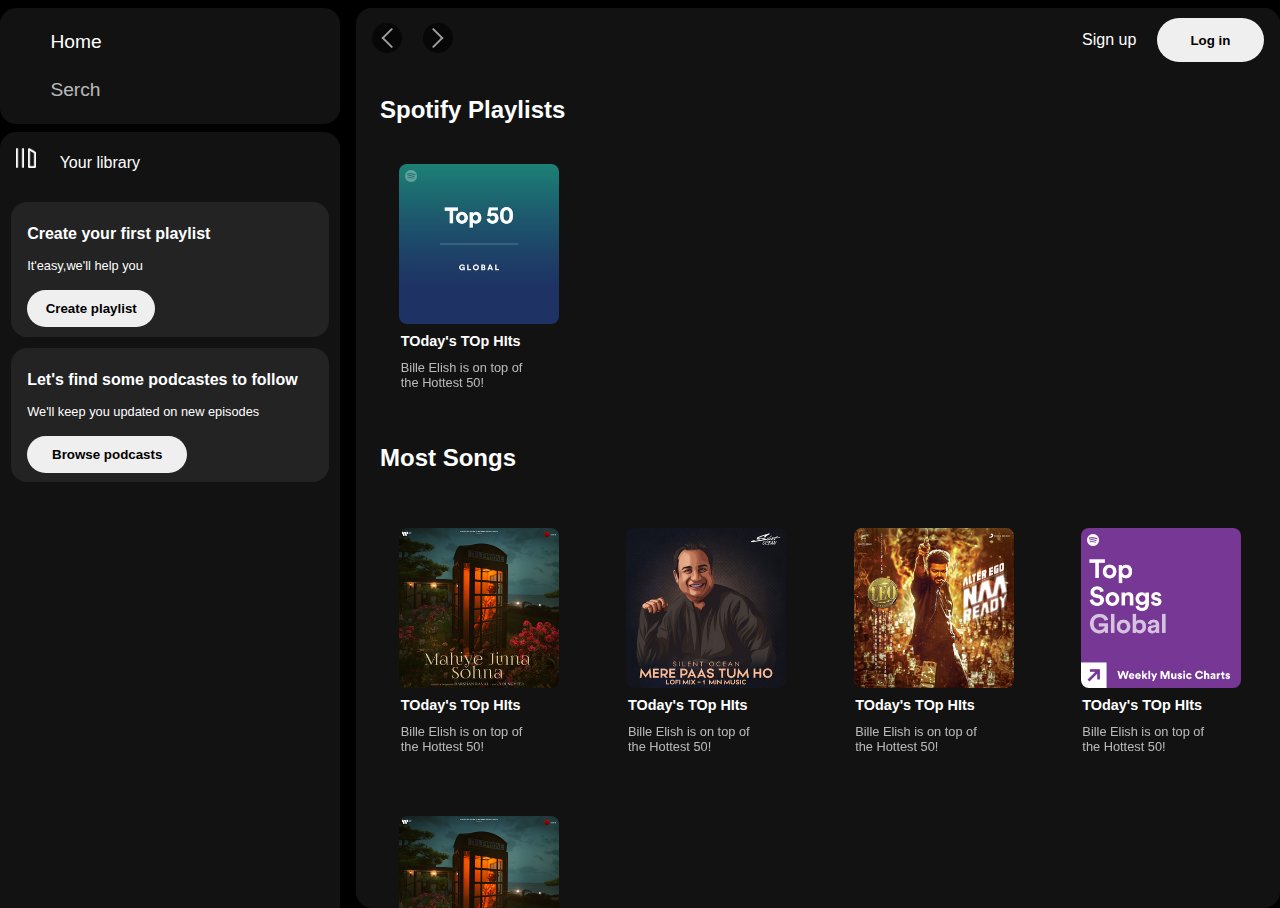
<file: index.html>
<!DOCTYPE html>
<html lang="en">
<head>
    <meta charset="UTF-8">
    <meta name="viewport" content="width=device-width, initial-scale=1.0">
    <title>Spotify - Web Player: Music for everyone</title>
    <link rel="icon" href="logo.png">
    <link rel="stylesheet" href="https://cdnjs.cloudflare.com/ajax/libs/font-awesome/6.4.0/css/all.min.css" integrity="sha512-iecdLmaskl7CVkqkXNQ/ZH/XLlvWZOJyj7Yy7tcenmpD1ypASozpmT/E0iPtmFIB46ZmdtAc9eNBvH0H/ZpiBw==" crossorigin="anonymous" referrerpolicy="no-referrer" />
    <link rel="stylesheet" href="style.css">
</head>
<body>
   <div class="box">

    <!-- sidebar section  -->
    <div class="sidebar">
      <div class="sidebar-1">
      <div class="btn-1">
        <i class="fa-solid fa-house"></i>
        <a href="#">Home</a>
      </div>
      <div class="btn-2">
        <i class="fa-solid fa-magnifying-glass"></i>
        <a href="#">Serch</a>
      </div>
    </div>


   <div class="sidebar-2"> 
   
    <div class="library">
      <div><img src="library_icon.png" alt="library-img">
        <a href="#">Your library</a></div>
        <div class="plus"><i class="fa-solid fa-plus"></i></div>
      </div>

      <div class="library-box">

        <div class="library-box1">
          <div class="text1">
            Create your first playlist
          </div>
          <div class="text2">
            It'easy,we'll help you
          </div>
          <button class="labal-btn">Create playlist</button>

        </div>

        <div class="library-box2">
          <div class="text1">
            Let's find some podcastes to follow
          </div>
          <div class="text2">
            We'll keep you updated on new  episodes
          </div>
          <button class="labal-btn2">Browse podcasts</button>
        </div>
      </div>
    </div>
  </div>
<!-- main-menu -->
<div class="main-menu">
  <div class="menubar">
<!-- This section is menubar -->
    <div>
    <img src="backward_icon.png" alt="backward_icon" id="back">
    <img src="forward_icon.png" alt="forward_icon">
   </div>
   <div class="sign">
    <a href="#" id="sign">Sign up</a>
    <button class="btn">Log in</button>
   </div>
  </div>
  <!-- This section is main menu -->
  <h2 id="demo">Spotify Playlists</h2>
  <div class="mainmenu1">
    
    <div class="card-1">
      <img src="card1img.jpg" alt="">
      <h4>TOday's TOp HIts</h4>
      <p>Bille Elish is on top of <br> the Hottest 50!</p>
    </div>

    <h2 id="demo">Most Songs</h2>
    <div class="card-2">
    <div class="card-1">
      <img src="card2img.jpg" alt="">
      <h4>TOday's TOp HIts</h4>
      <p>Bille Elish is on top of <br> the Hottest 50!</p>
    </div>
    <div class="card-1">
      <img src="card3img.jpg" alt="">
      <h4>TOday's TOp HIts</h4>
      <p>Bille Elish is on top of <br> the Hottest 50!</p>
    </div>
    <div class="card-1">
      <img src="card4img.jpg" alt="">
      <h4>TOday's TOp HIts</h4>
      <p>Bille Elish is on top of <br> the Hottest 50!</p>
    </div>
    <div class="card-1">
      <img src="card5img.jpg" alt="">
      <h4>TOday's TOp HIts</h4>
      <p>Bille Elish is on top of <br> the Hottest 50!</p>
    </div>
    <div class="card-1">
      <img src="card2img.jpg" alt="">
      <h4>TOday's TOp HIts</h4>
      <p>Bille Elish is on top of <br> the Hottest 50!</p>
    </div>
  </div>

  <h2 id="demo">This is section</h2>
    <div class="card-3">
      <div class="card-1">
        <img src="card5img.jpg" alt="">
        <h4>TOday's TOp HIts</h4>
        <p>Bille Elish is on top of <br> the Hottest 50!</p>
      </div>
      <div class="card-1">
        <img src="card6img.jpg" alt="">
        <h4>TOday's TOp HIts</h4>
        <p>Bille Elish is on top of <br> the Hottest 50!</p>
      </div>
      <div class="card-1">
        <img src="card5img.jpg" alt="">
        <h4>TOday's TOp HIts</h4>
        <p>Bille Elish is on top of <br> the Hottest 50!</p>
      </div>
    </div>
  </div>
  <div class="line">
   _________________________________________________________________________________________________________________________________________
  </div>
</div>

 <!-- music Player -->

 <!-- <div class="sound-player">
  <div class="main-play">
    <div><img src="player_icon1.png" alt=""></div>
    <din><img src="player_icon2.png" alt=""></din>
    <din><img src="player_icon3.png" alt=""></din>
    <din><img src="player_icon4.png" alt=""></din>
    <din><img src="player_icon5.png" alt="">

    </din>

  </div> -->
 
   

 






  

 </div>


   

    
 



</div>
</body>
</html>
</file>
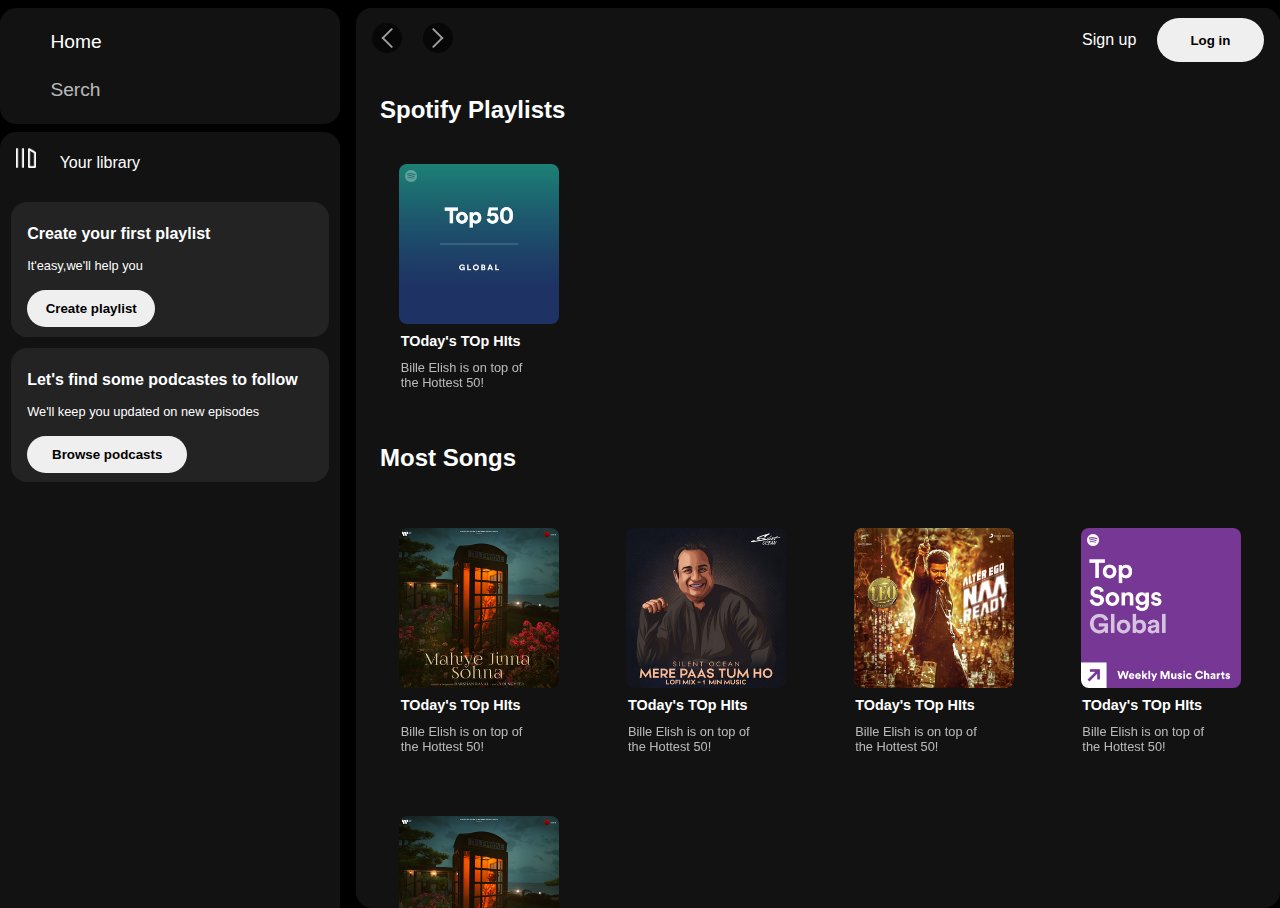
<file: indix.html>
<!DOCTYPE html>
<html lang="en">
<head>
    <meta charset="UTF-8">
    <meta name="viewport" content="width=device-width, initial-scale=1.0">
    <title>Spotify - Web Player: Music for everyone</title>
    <link rel="icon" href="logo.png">
    <link rel="stylesheet" href="https://cdnjs.cloudflare.com/ajax/libs/font-awesome/6.4.0/css/all.min.css" integrity="sha512-iecdLmaskl7CVkqkXNQ/ZH/XLlvWZOJyj7Yy7tcenmpD1ypASozpmT/E0iPtmFIB46ZmdtAc9eNBvH0H/ZpiBw==" crossorigin="anonymous" referrerpolicy="no-referrer" />
    <link rel="stylesheet" href="style.css">
</head>
<body>
   <div class="box">

    <!-- sidebar section  -->
    <div class="sidebar">
      <div class="sidebar-1">
      <div class="btn-1">
        <i class="fa-solid fa-house"></i>
        <a href="#">Home</a>
      </div>
      <div class="btn-2">
        <i class="fa-solid fa-magnifying-glass"></i>
        <a href="#">Serch</a>
      </div>
    </div>


   <div class="sidebar-2"> 
   
    <div class="library">
      <div><img src="library_icon.png" alt="library-img">
        <a href="#">Your library</a></div>
        <div class="plus"><i class="fa-solid fa-plus"></i></div>
      </div>

      <div class="library-box">

        <div class="library-box1">
          <div class="text1">
            Create your first playlist
          </div>
          <div class="text2">
            It'easy,we'll help you
          </div>
          <button class="labal-btn">Create playlist</button>

        </div>

        <div class="library-box2">
          <div class="text1">
            Let's find some podcastes to follow
          </div>
          <div class="text2">
            We'll keep you updated on new  episodes
          </div>
          <button class="labal-btn2">Browse podcasts</button>
        </div>
      </div>
    </div>
  </div>
<!-- main-menu -->
<div class="main-menu">
  <div class="menubar">
<!-- This section is menubar -->
    <div>
    <img src="backward_icon.png" alt="backward_icon" id="back">
    <img src="forward_icon.png" alt="forward_icon">
   </div>
   <div class="sign">
    <a href="#" id="sign">Sign up</a>
    <button class="btn">Log in</button>
   </div>
  </div>
  <!-- This section is main menu -->
  <h2 id="demo">Spotify Playlists</h2>
  <div class="mainmenu1">
    
    <div class="card-1">
      <img src="card1img.jpg" alt="">
      <h4>TOday's TOp HIts</h4>
      <p>Bille Elish is on top of <br> the Hottest 50!</p>
    </div>

    <h2 id="demo">Most Songs</h2>
    <div class="card-2">
    <div class="card-1">
      <img src="card2img.jpg" alt="">
      <h4>TOday's TOp HIts</h4>
      <p>Bille Elish is on top of <br> the Hottest 50!</p>
    </div>
    <div class="card-1">
      <img src="card3img.jpg" alt="">
      <h4>TOday's TOp HIts</h4>
      <p>Bille Elish is on top of <br> the Hottest 50!</p>
    </div>
    <div class="card-1">
      <img src="card4img.jpg" alt="">
      <h4>TOday's TOp HIts</h4>
      <p>Bille Elish is on top of <br> the Hottest 50!</p>
    </div>
    <div class="card-1">
      <img src="card5img.jpg" alt="">
      <h4>TOday's TOp HIts</h4>
      <p>Bille Elish is on top of <br> the Hottest 50!</p>
    </div>
    <div class="card-1">
      <img src="card2img.jpg" alt="">
      <h4>TOday's TOp HIts</h4>
      <p>Bille Elish is on top of <br> the Hottest 50!</p>
    </div>
  </div>

  <h2 id="demo">This is section</h2>
    <div class="card-3">
      <div class="card-1">
        <img src="card5img.jpg" alt="">
        <h4>TOday's TOp HIts</h4>
        <p>Bille Elish is on top of <br> the Hottest 50!</p>
      </div>
      <div class="card-1">
        <img src="card6img.jpg" alt="">
        <h4>TOday's TOp HIts</h4>
        <p>Bille Elish is on top of <br> the Hottest 50!</p>
      </div>
      <div class="card-1">
        <img src="card5img.jpg" alt="">
        <h4>TOday's TOp HIts</h4>
        <p>Bille Elish is on top of <br> the Hottest 50!</p>
      </div>
    </div>
  </div>
  <div class="line">
   _________________________________________________________________________________________________________________________________________
  </div>
</div>

 <!-- music Player -->

 <!-- <div class="sound-player">
  <div class="main-play">
    <div><img src="player_icon1.png" alt=""></div>
    <din><img src="player_icon2.png" alt=""></din>
    <din><img src="player_icon3.png" alt=""></din>
    <din><img src="player_icon4.png" alt=""></din>
    <din><img src="player_icon5.png" alt="">

    </din>

  </div> -->
 
   

 






  

 </div>


   

    
 



</div>
</body>
</html>
</file>
<file: style.css>
*{
    padding: 0;
    margin: 0;
}

body{
    font-family: 'Montserrat', sans-serif;
   
    
}

a{
    text-decoration: none;
    color: white;
}

.box{
    display: flex;
    color: white;
    height: 100vh;
    background-color: black;
    padding-top:0.5rem;
}

.sidebar{
    background-color: black;
   /*  border-radius: 1rem; */
    line-height: 25px;
    overflow: hidden;
    height: 100vh;
    width: 340px;
    margin-right: 1rem;
    
    
}

.sidebar-1{
    border-radius: 1rem;
    padding: 0.5rem 0.75rem;
    height: 100px;
    background-color:#121212;
    
    
}

.btn-1{
    padding: 0.5rem 0.75rem;
    line-height: 25.6px;
    font-size: 1.2rem;
    line-height: 2.3rem;

}

.btn-2:hover{
opacity: 1;
}

.btn-2{
    padding: 0.5rem 0.75rem;
    font-size: 1.2rem;
    opacity: 0.7;
}

.btn-2,.btn-1, a{
   padding-left: 1.2rem;
}

.sidebar-2{
    height: 100%;
    background-color: #121212;
    border-radius: 1rem;
    margin-top: 0.5rem;
}

 .library{
    display: flex;
    justify-content: space-between;
    padding: 1rem; 
    
} 

.library img{
    width: 1.25rem;
    height: 1.25rem;
    
}

.library .plus{
    margin-right: 0.5rem;
    opacity: 0.7;
    font-size: 1.3rem;
}

.library .plus:hover{
    opacity: 1;
}

.library-box1{
    border-radius: 1rem;
    background-color: #232323;
    height: 8.4rem;
    line-height: 2rem;
    margin: 0.7rem;
   
}

.library-box2{
    border-radius: 1rem;
    background-color: #232323;
    height: 8.4rem;
    line-height: 2rem;
    margin: 0.7rem;
}

.text1{
    font-size: 1rem;
    padding-top: 1rem;
    padding-left: 1rem;
    font-weight: 700;
}

.text2{
    padding-left: 1rem;
    font-size: 0.8rem;
    line-height: 2
    rem;
}

.labal-btn{
    border-radius: 2rem;
    padding: 0.5rem;
    margin-left: 1rem;
    height: 2.3rem;
    width: 8rem;
    font-weight: 700;
    margin-top: 0.5rem;
    border: 0;
}
.labal-btn:hover{
    transform: scale(1.1);
}

.labal-btn2{
    border-radius: 2rem;
    padding: 0.5rem;
    margin-left: 1rem;
    height: 2.3rem;
    width: 10rem;
    font-weight: 700;
    margin-top: 0.5rem;
    border: 0;
}
.labal-btn2:hover{
    transform: scale(1.1);
}

/* This is main-menu Section */

.main-menu{
    background-color: #121212;
    flex: 1;
    border-radius: 1rem;
    overflow: auto;
    /* height: 75rem; */
    
    
 
    
}

.menubar{
    width: 100%;
    background-color: #121212;
    height: 4rem;
   border-radius: 0.8rem 0.8rem 0rem 0rem;
   display: flex;
   align-items: center;
   justify-content:space-between;
   position: sticky;
   top:0rem;

}

.menubar img{
    opacity: 0.6;
   /*  margin-top: 1rem;
    margin-left: 1rem; */
    background-color: black;
    border-radius: 100px;
    padding: 0.2rem;
    margin-left: 1rem;
    
}
.menubar img:hover{
    opacity: 1;
}

.sign{
    margin-right: 1rem;
}

#sign{
    margin-right: 1rem;
}

.btn{
    width: 6.7rem;
    height: 2.7rem;
    border-radius: 2rem;
    font-weight: 600;
    border: 0;
}
.btn:hover{
    transform: scale(1.1);

}

#demo{
    margin: 1.5rem;
    font-weight: 700;
}

.mainmenu1{
    
    
}

.card-1{
    margin-top: 1rem;
    margin-left: 1.2rem;
    background-color: #121212;
    width: 13rem;
    height: 17rem;
    border-radius: 0.7rem;
}

.card-1:hover{
     background-color: #232323;
}

.card-1 h4{
    margin: 0.3rem;
    font-size: 0.9rem;
    margin-left: 1.6rem;
    
}

.card-1 p{
    margin-top: 0.7rem;
    margin-left: 1.6rem;
    font-size: 0.8rem;
    opacity: 0.7;
}
.card-1  img{
   /*  background-color: #232323; */
   width: 10rem;
   height: 10rem;
   text-align: center;
   margin-left: 1.5rem;
   margin-top: 1rem;
   border-radius: 0.5rem;
}

.card-2{
    display: flex;
    flex-wrap:wrap ;
}

.card-3{
    display: flex;
    flex-wrap: wrap;
}

.line{
    margin-top:9rem ;
    margin-bottom: 5rem;
   color: #232323;
   padding-left: 8rem;
}


.sound-player{
    background-color: #121212;
    position: fixed;
    bottom: 0;
    width: 99.1%;
    height: 72px;
    overflow: hidden;
    margin-left: 0.1rem;   
}

/* .main-play{
    display: flex;
    align-items: center;
}
.main-play img{
    width: 3rem;
    height: 3rem;
} */

@media only screen and (max-width: 672px){
    #sign,#back{
        display: none;
    }
    .sidebar{
       width: 50%;
    }
   
}

@media only screen and (max-width: 620px) {
    .sidebar{
        width: 50%;
    }
    
}

@media only screen and (max-width : 618px){
    .library-box2{
        height: 10.5rem;
    }
    
}

@media only screen and (max-width : 540px){
    .library-box2{
        display: none;
    }
}

@media only screen and (max-width : 500px){
    .sidebar{
        display: none;
    }
}
</file>
